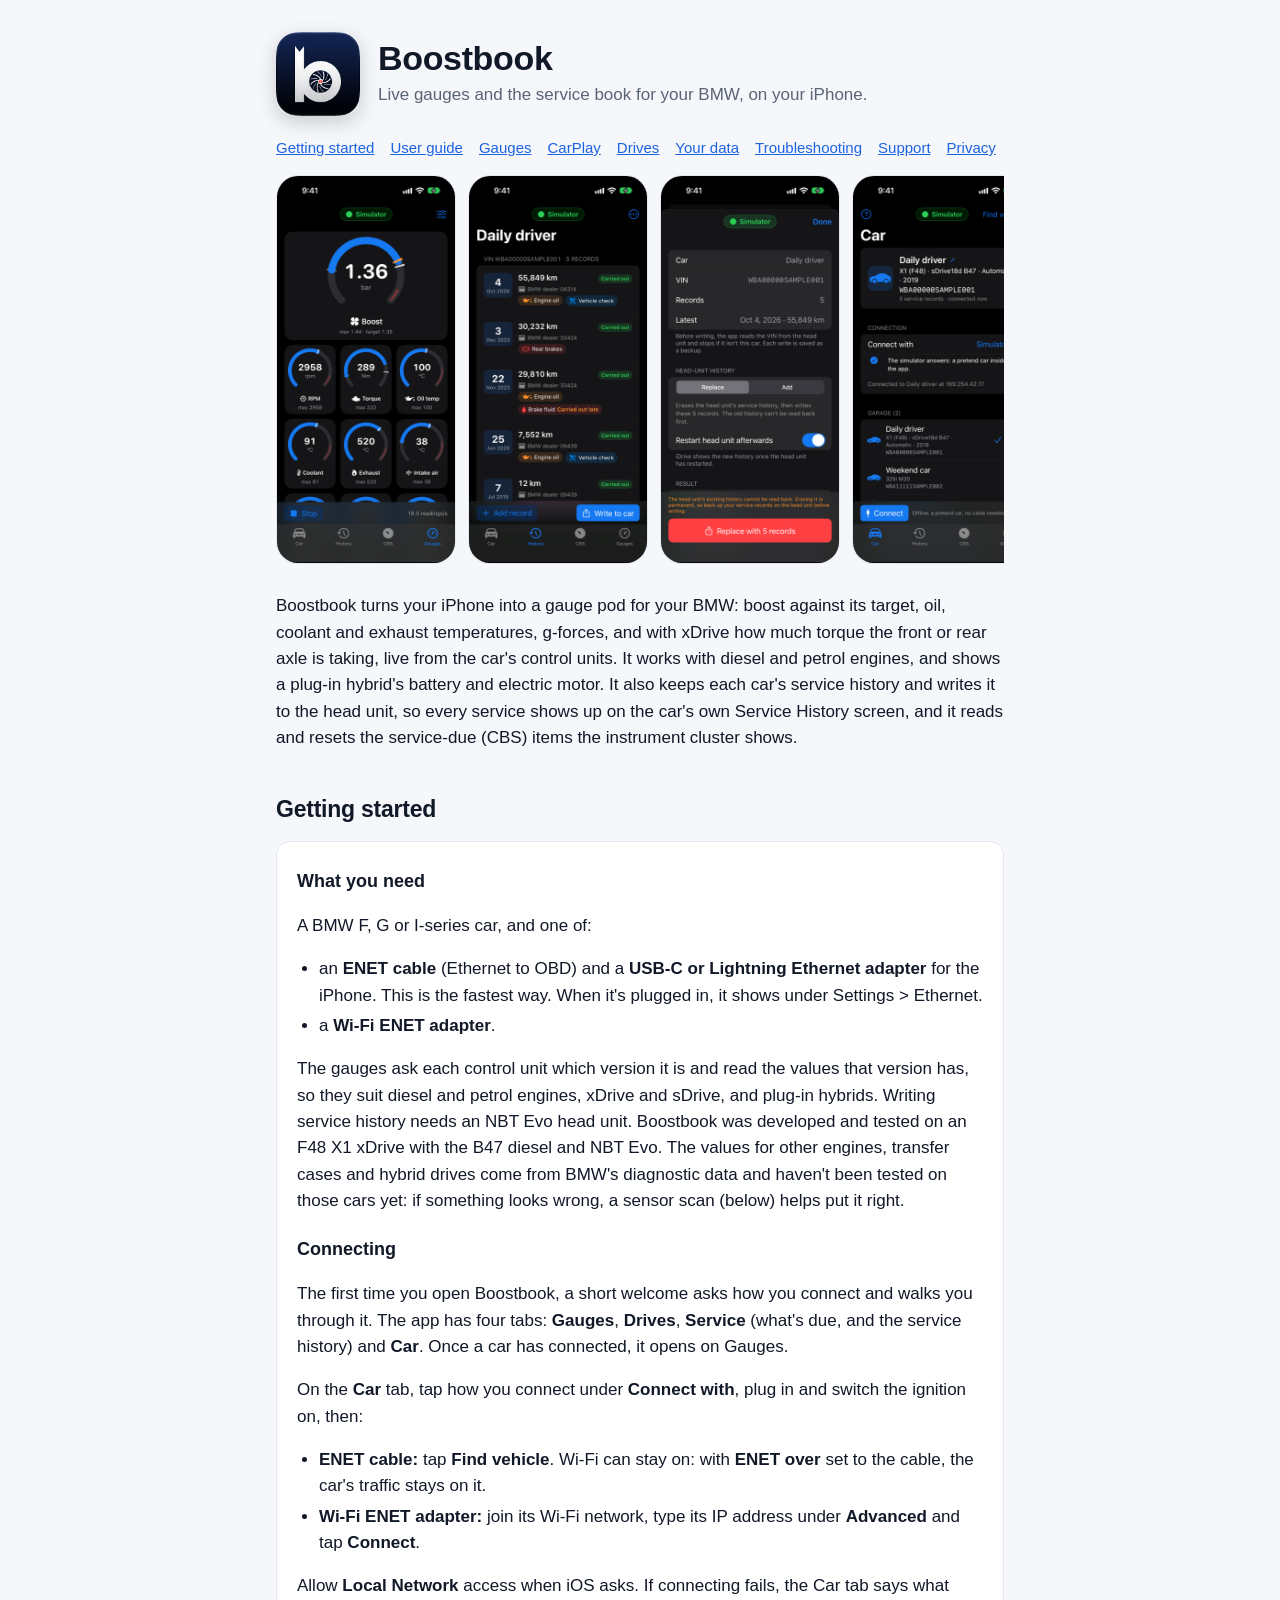
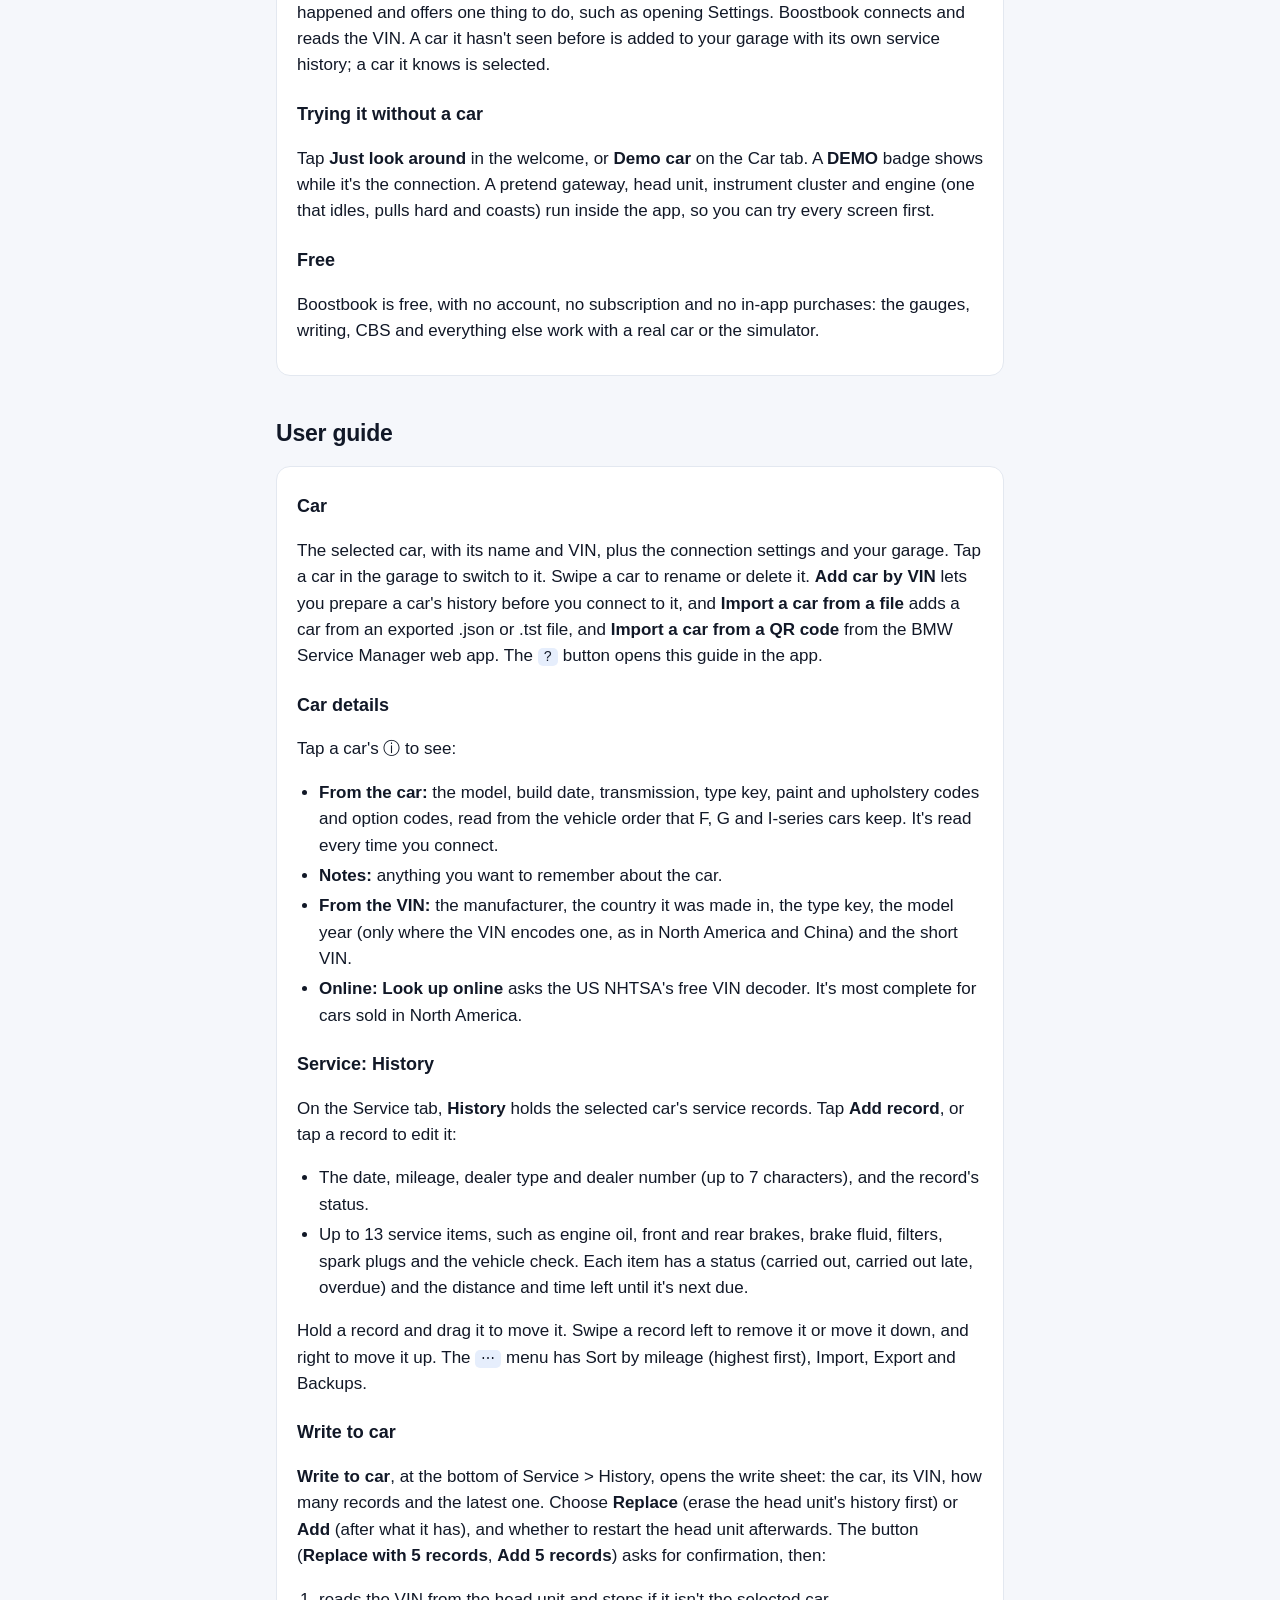
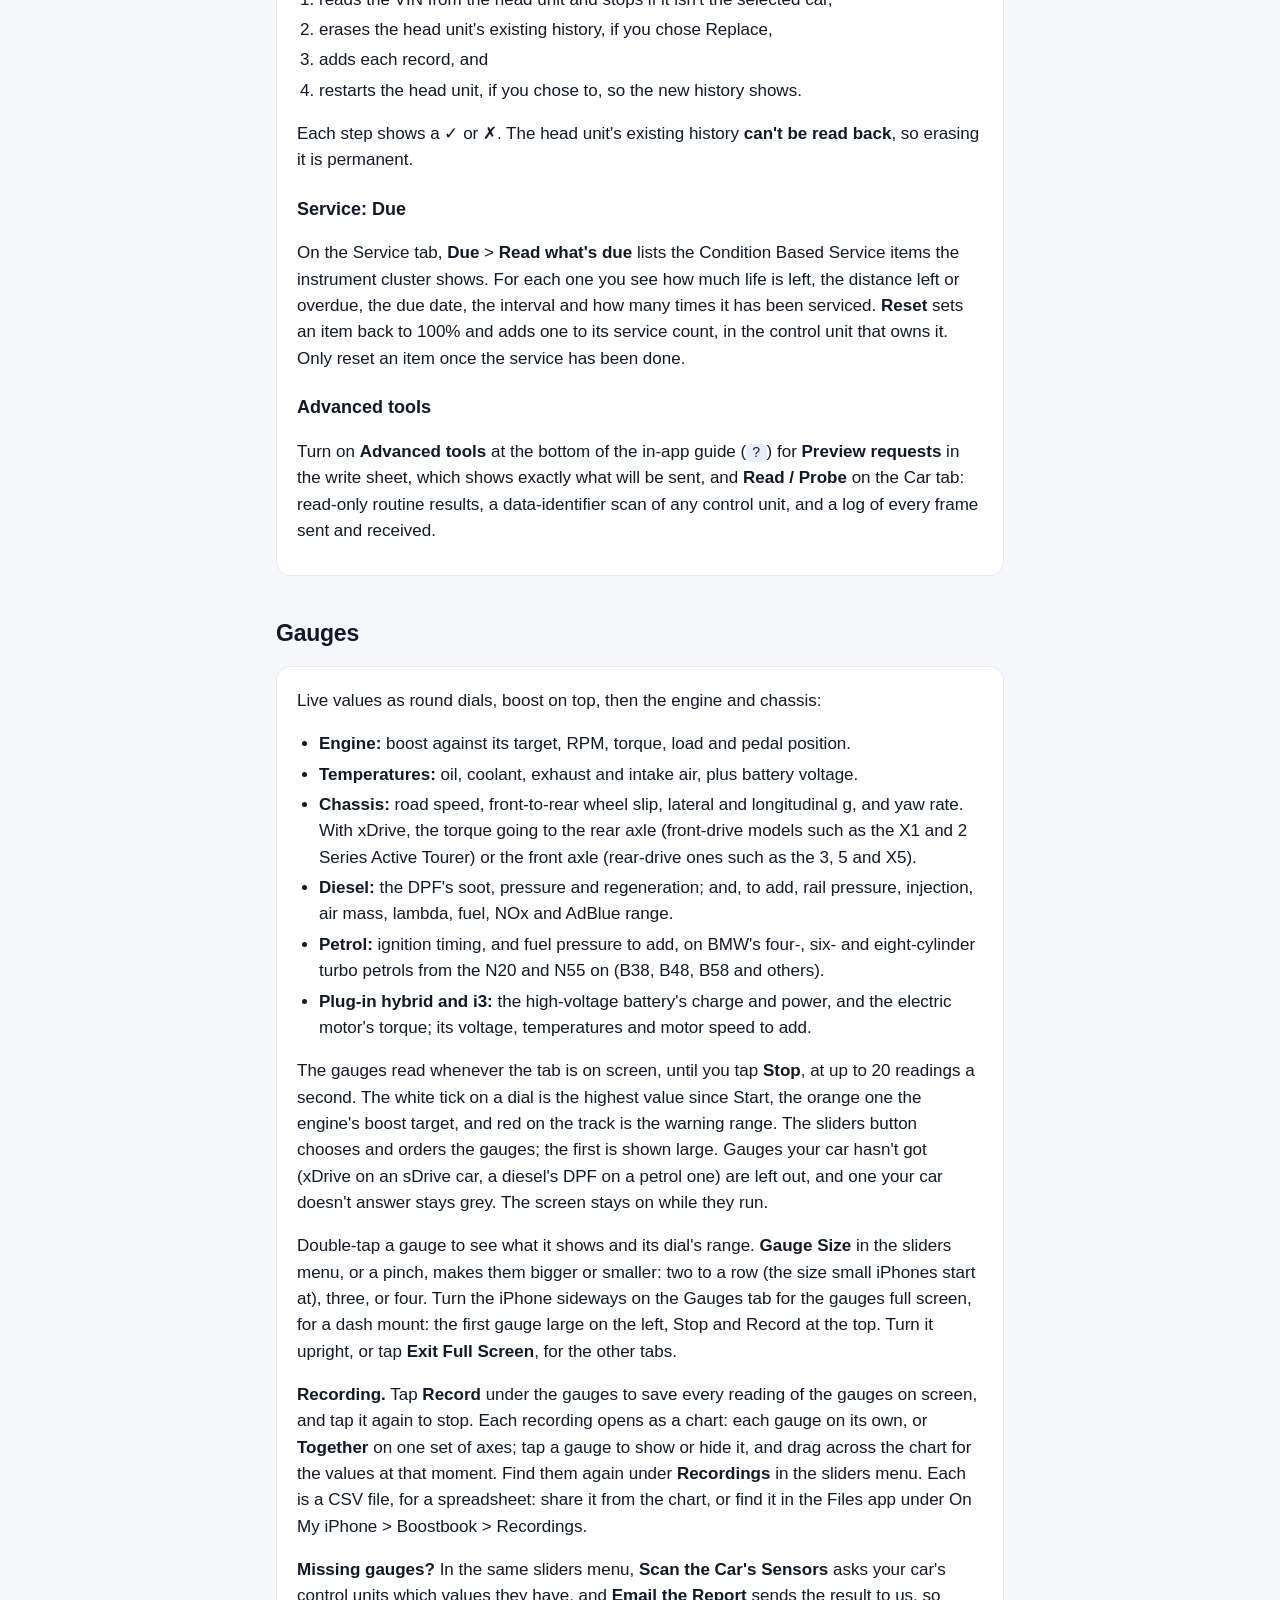
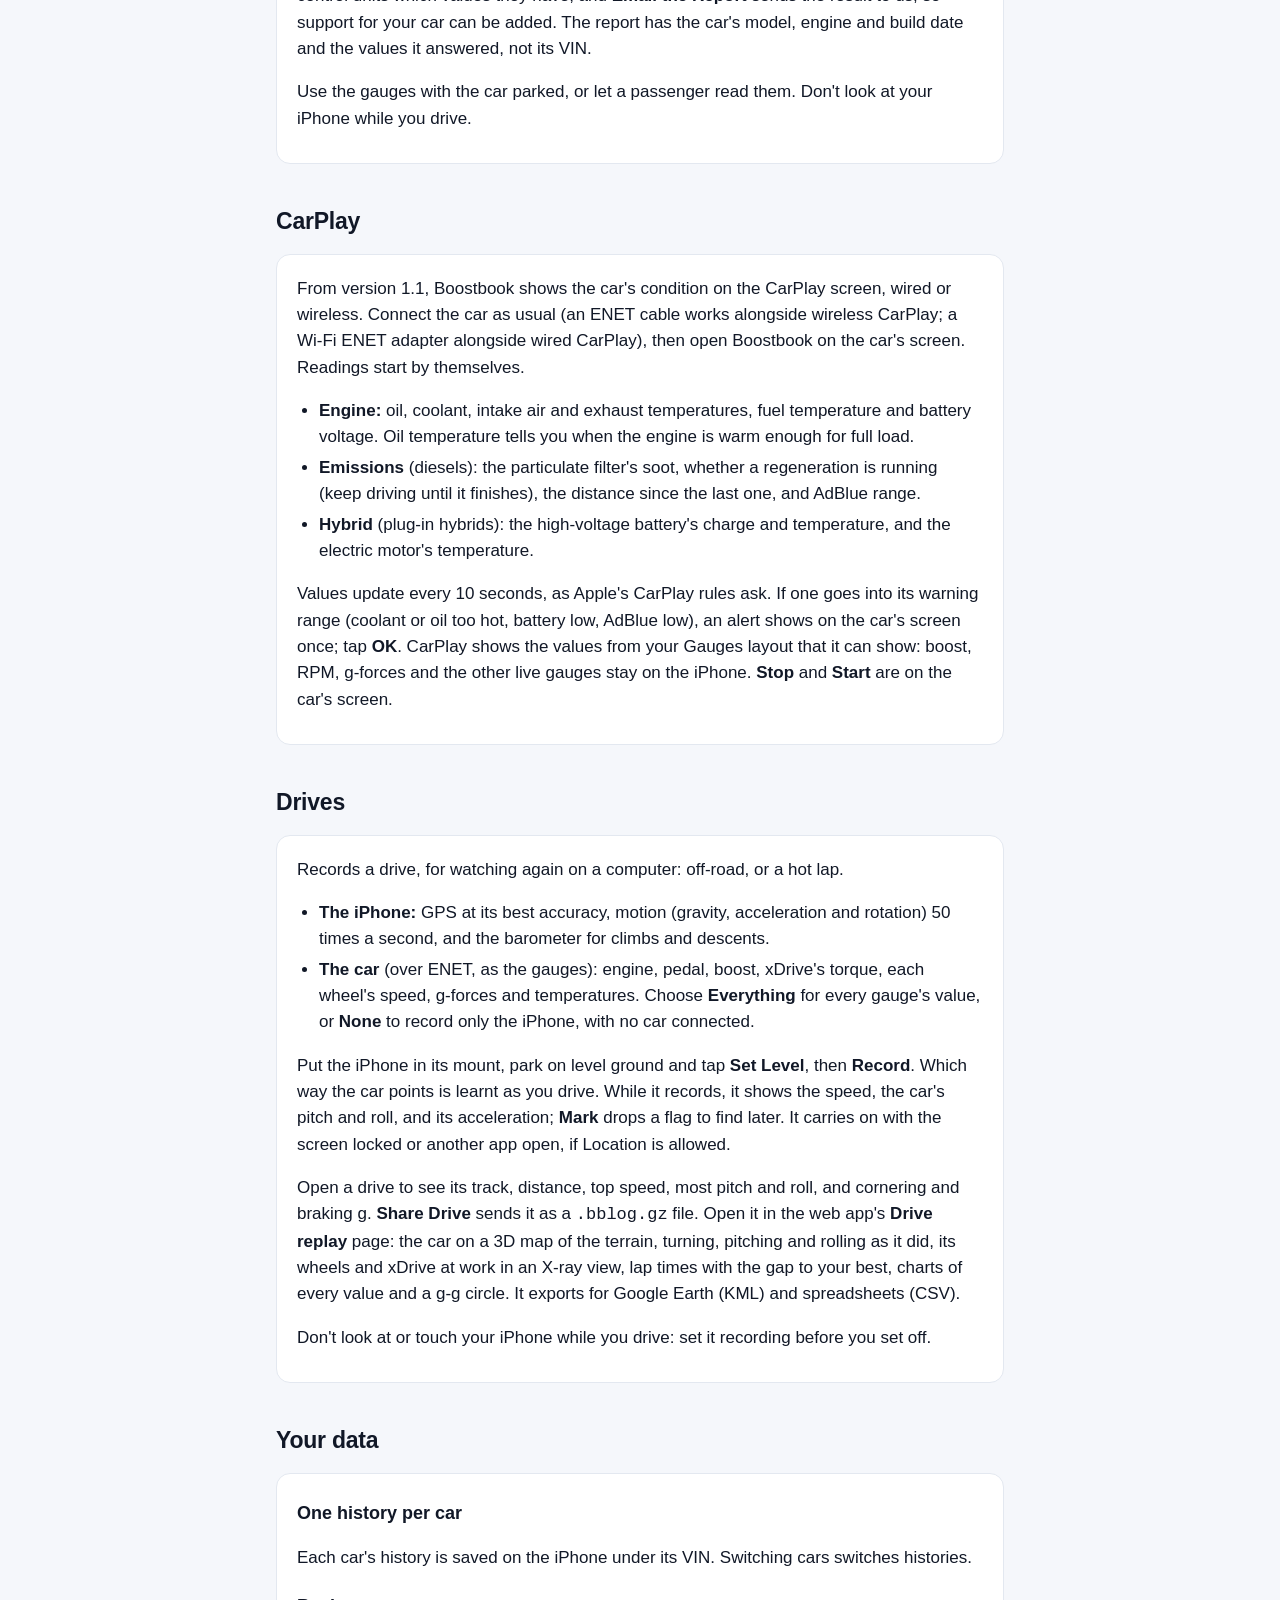
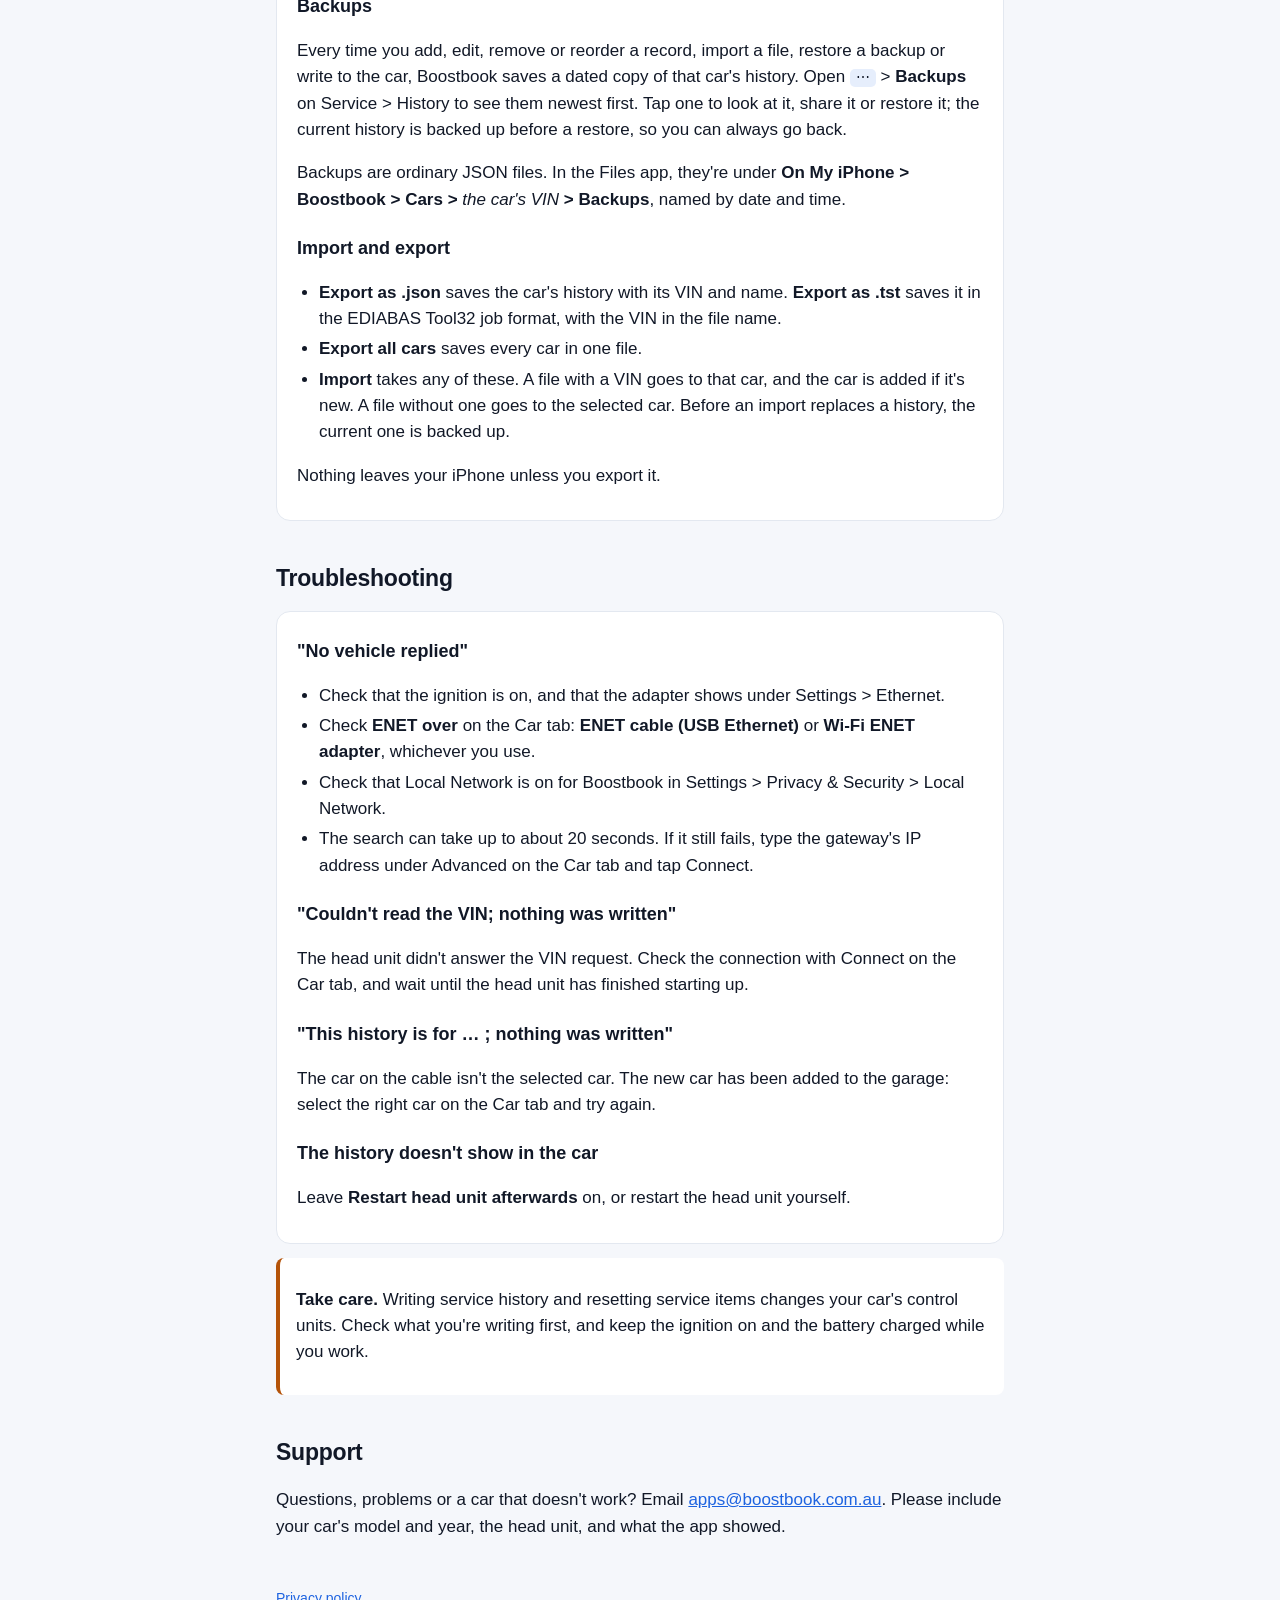
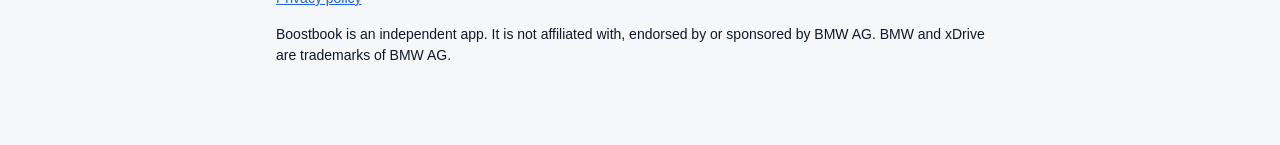
<file: index.html>
<!doctype html>
<html lang="en">
<head>
<meta charset="utf-8">
<meta name="viewport" content="width=device-width, initial-scale=1">
<title>Boostbook: user guide and support</title>
<meta name="description" content="Boostbook shows live boost, temperatures and xDrive torque from your BMW, diesel, petrol or hybrid, keeps its service history and writes it to the head unit over ENET.">
<link rel="icon" href="img/icon.png">
<link rel="stylesheet" href="style.css">
</head>
<body>
<main>
<header>
  <img src="img/icon.png" alt="">
  <div>
    <h1>Boostbook</h1>
    <p class="tagline">Live gauges and the service book for your BMW, on your iPhone.</p>
  </div>
</header>

<nav>
  <a href="#start">Getting started</a>
  <a href="#guide">User guide</a>
  <a href="#gauges">Gauges</a>
  <a href="#carplay">CarPlay</a>
  <a href="#logger">Drives</a>
  <a href="#data">Your data</a>
  <a href="#trouble">Troubleshooting</a>
  <a href="#support">Support</a>
  <a href="privacy.html">Privacy</a>
</nav>

<div class="shots">
  <img src="img/gauges.png" alt="Live gauges: boost, RPM, torque and temperatures">
  <img src="img/history.png" alt="A car's service history">
  <img src="img/write.png" alt="Writing to the car after the VIN check">
  <img src="img/car.png" alt="The car and the garage">
  <img src="img/backups.png" alt="Backups, newest first">
  <img src="img/cbs.png" alt="Service due items">
  <img src="img/editor.png" alt="Editing a record">
</div>

<p>Boostbook turns your iPhone into a gauge pod for your BMW: boost against its target, oil, coolant and exhaust temperatures, g-forces, and with xDrive how much torque the front or rear axle is taking, live from the car's control units. It works with diesel and petrol engines, and shows a plug-in hybrid's battery and electric motor. It also keeps each car's service history and writes it to the head unit, so every service shows up on the car's own Service History screen, and it reads and resets the service-due (CBS) items the instrument cluster shows.</p>

<h2 id="start">Getting started</h2>
<div class="card">
<h3>What you need</h3>
<p>A BMW F, G or I-series car, and one of:</p>
<ul>
  <li>an <strong>ENET cable</strong> (Ethernet to OBD) and a <strong>USB-C or Lightning Ethernet adapter</strong> for the iPhone. This is the fastest way. When it's plugged in, it shows under Settings &gt; Ethernet.</li>
  <li>a <strong>Wi-Fi ENET adapter</strong>.</li>
</ul>
<p>The gauges ask each control unit which version it is and read the values that version has, so they suit diesel and petrol engines, xDrive and sDrive, and plug-in hybrids. Writing service history needs an NBT Evo head unit. Boostbook was developed and tested on an F48 X1 xDrive with the B47 diesel and NBT Evo. The values for other engines, transfer cases and hybrid drives come from BMW's diagnostic data and haven't been tested on those cars yet: if something looks wrong, a sensor scan (below) helps put it right.</p>
<h3>Connecting</h3>
<p>The first time you open Boostbook, a short welcome asks how you connect and walks you through it. The app has four tabs: <strong>Gauges</strong>, <strong>Drives</strong>, <strong>Service</strong> (what's due, and the service history) and <strong>Car</strong>. Once a car has connected, it opens on Gauges.</p>
<p>On the <strong>Car</strong> tab, tap how you connect under <strong>Connect with</strong>, plug in and switch the ignition on, then:</p>
<ul>
  <li><strong>ENET cable:</strong> tap <strong>Find vehicle</strong>. Wi-Fi can stay on: with <strong>ENET over</strong> set to the cable, the car's traffic stays on it.</li>
  <li><strong>Wi-Fi ENET adapter:</strong> join its Wi-Fi network, type its IP address under <strong>Advanced</strong> and tap <strong>Connect</strong>.</li>
</ul>
<p>Allow <strong>Local Network</strong> access when iOS asks. If connecting fails, the Car tab says what happened and offers one thing to do, such as opening Settings. Boostbook connects and reads the VIN. A car it hasn't seen before is added to your garage with its own service history; a car it knows is selected.</p>
<h3>Trying it without a car</h3>
<p>Tap <strong>Just look around</strong> in the welcome, or <strong>Demo car</strong> on the Car tab. A <strong>DEMO</strong> badge shows while it's the connection. A pretend gateway, head unit, instrument cluster and engine (one that idles, pulls hard and coasts) run inside the app, so you can try every screen first.</p>
<h3>Free</h3>
<p>Boostbook is free, with no account, no subscription and no in-app purchases: the gauges, writing, CBS and everything else work with a real car or the simulator.</p>
</div>

<h2 id="guide">User guide</h2>
<div class="card">
<h3>Car</h3>
<p>The selected car, with its name and VIN, plus the connection settings and your garage. Tap a car in the garage to switch to it. Swipe a car to rename or delete it. <strong>Add car by VIN</strong> lets you prepare a car's history before you connect to it, and <strong>Import a car from a file</strong> adds a car from an exported .json or .tst file, and <strong>Import a car from a QR code</strong> from the BMW Service Manager web app. The <kbd>?</kbd> button opens this guide in the app.</p>
<h3>Car details</h3>
<p>Tap a car's ⓘ to see:</p>
<ul>
  <li><strong>From the car:</strong> the model, build date, transmission, type key, paint and upholstery codes and option codes, read from the vehicle order that F, G and I-series cars keep. It's read every time you connect.</li>
  <li><strong>Notes:</strong> anything you want to remember about the car.</li>
  <li><strong>From the VIN:</strong> the manufacturer, the country it was made in, the type key, the model year (only where the VIN encodes one, as in North America and China) and the short VIN.</li>
  <li><strong>Online:</strong> <strong>Look up online</strong> asks the US NHTSA's free VIN decoder. It's most complete for cars sold in North America.</li>
</ul>
<h3>Service: History</h3>
<p>On the Service tab, <strong>History</strong> holds the selected car's service records. Tap <strong>Add record</strong>, or tap a record to edit it:</p>
<ul>
  <li>The date, mileage, dealer type and dealer number (up to 7 characters), and the record's status.</li>
  <li>Up to 13 service items, such as engine oil, front and rear brakes, brake fluid, filters, spark plugs and the vehicle check. Each item has a status (carried out, carried out late, overdue) and the distance and time left until it's next due.</li>
</ul>
<p>Hold a record and drag it to move it. Swipe a record left to remove it or move it down, and right to move it up. The <kbd>⋯</kbd> menu has Sort by mileage (highest first), Import, Export and Backups.</p>
<h3>Write to car</h3>
<p><strong>Write to car</strong>, at the bottom of Service &gt; History, opens the write sheet: the car, its VIN, how many records and the latest one. Choose <strong>Replace</strong> (erase the head unit's history first) or <strong>Add</strong> (after what it has), and whether to restart the head unit afterwards. The button (<strong>Replace with 5 records</strong>, <strong>Add 5 records</strong>) asks for confirmation, then:</p>
<ol>
  <li>reads the VIN from the head unit and stops if it isn't the selected car,</li>
  <li>erases the head unit's existing history, if you chose Replace,</li>
  <li>adds each record, and</li>
  <li>restarts the head unit, if you chose to, so the new history shows.</li>
</ol>
<p>Each step shows a ✓ or ✗. The head unit's existing history <strong>can't be read back</strong>, so erasing it is permanent.</p>
<h3>Service: Due</h3>
<p>On the Service tab, <strong>Due</strong> &gt; <strong>Read what's due</strong> lists the Condition Based Service items the instrument cluster shows. For each one you see how much life is left, the distance left or overdue, the due date, the interval and how many times it has been serviced. <strong>Reset</strong> sets an item back to 100% and adds one to its service count, in the control unit that owns it. Only reset an item once the service has been done.</p>
<h3>Advanced tools</h3>
<p>Turn on <strong>Advanced tools</strong> at the bottom of the in-app guide (<kbd>?</kbd>) for <strong>Preview requests</strong> in the write sheet, which shows exactly what will be sent, and <strong>Read / Probe</strong> on the Car tab: read-only routine results, a data-identifier scan of any control unit, and a log of every frame sent and received.</p>
</div>

<h2 id="gauges">Gauges</h2>
<div class="card">
<p>Live values as round dials, boost on top, then the engine and chassis:</p>
<ul>
  <li><strong>Engine:</strong> boost against its target, RPM, torque, load and pedal position.</li>
  <li><strong>Temperatures:</strong> oil, coolant, exhaust and intake air, plus battery voltage.</li>
  <li><strong>Chassis:</strong> road speed, front-to-rear wheel slip, lateral and longitudinal g, and yaw rate. With xDrive, the torque going to the rear axle (front-drive models such as the X1 and 2 Series Active Tourer) or the front axle (rear-drive ones such as the 3, 5 and X5).</li>
  <li><strong>Diesel:</strong> the DPF's soot, pressure and regeneration; and, to add, rail pressure, injection, air mass, lambda, fuel, NOx and AdBlue range.</li>
  <li><strong>Petrol:</strong> ignition timing, and fuel pressure to add, on BMW's four-, six- and eight-cylinder turbo petrols from the N20 and N55 on (B38, B48, B58 and others).</li>
  <li><strong>Plug-in hybrid and i3:</strong> the high-voltage battery's charge and power, and the electric motor's torque; its voltage, temperatures and motor speed to add.</li>
</ul>
<p>The gauges read whenever the tab is on screen, until you tap <strong>Stop</strong>, at up to 20 readings a second. The white tick on a dial is the highest value since Start, the orange one the engine's boost target, and red on the track is the warning range. The sliders button chooses and orders the gauges; the first is shown large. Gauges your car hasn't got (xDrive on an sDrive car, a diesel's DPF on a petrol one) are left out, and one your car doesn't answer stays grey. The screen stays on while they run.</p>
<p>Double-tap a gauge to see what it shows and its dial's range. <strong>Gauge Size</strong> in the sliders menu, or a pinch, makes them bigger or smaller: two to a row (the size small iPhones start at), three, or four. Turn the iPhone sideways on the Gauges tab for the gauges full screen, for a dash mount: the first gauge large on the left, Stop and Record at the top. Turn it upright, or tap <strong>Exit Full Screen</strong>, for the other tabs.</p>
<p><strong>Recording.</strong> Tap <strong>Record</strong> under the gauges to save every reading of the gauges on screen, and tap it again to stop. Each recording opens as a chart: each gauge on its own, or <strong>Together</strong> on one set of axes; tap a gauge to show or hide it, and drag across the chart for the values at that moment. Find them again under <strong>Recordings</strong> in the sliders menu. Each is a CSV file, for a spreadsheet: share it from the chart, or find it in the Files app under On My iPhone &gt; Boostbook &gt; Recordings.</p>
<p><strong>Missing gauges?</strong> In the same sliders menu, <strong>Scan the Car's Sensors</strong> asks your car's control units which values they have, and <strong>Email the Report</strong> sends the result to us, so support for your car can be added. The report has the car's model, engine and build date and the values it answered, not its VIN.</p>
<p>Use the gauges with the car parked, or let a passenger read them. Don't look at your iPhone while you drive.</p>
</div>

<h2 id="carplay">CarPlay</h2>
<div class="card">
<p>From version 1.1, Boostbook shows the car's condition on the CarPlay screen, wired or wireless. Connect the car as usual (an ENET cable works alongside wireless CarPlay; a Wi-Fi ENET adapter alongside wired CarPlay), then open Boostbook on the car's screen. Readings start by themselves.</p>
<ul>
<li><strong>Engine:</strong> oil, coolant, intake air and exhaust temperatures, fuel temperature and battery voltage. Oil temperature tells you when the engine is warm enough for full load.</li>
<li><strong>Emissions</strong> (diesels): the particulate filter's soot, whether a regeneration is running (keep driving until it finishes), the distance since the last one, and AdBlue range.</li>
<li><strong>Hybrid</strong> (plug-in hybrids): the high-voltage battery's charge and temperature, and the electric motor's temperature.</li>
</ul>
<p>Values update every 10 seconds, as Apple's CarPlay rules ask. If one goes into its warning range (coolant or oil too hot, battery low, AdBlue low), an alert shows on the car's screen once; tap <strong>OK</strong>. CarPlay shows the values from your Gauges layout that it can show: boost, RPM, g-forces and the other live gauges stay on the iPhone. <strong>Stop</strong> and <strong>Start</strong> are on the car's screen.</p>
</div>

<h2 id="logger">Drives</h2>
<div class="card">
<p>Records a drive, for watching again on a computer: off-road, or a hot lap.</p>
<ul>
  <li><strong>The iPhone:</strong> GPS at its best accuracy, motion (gravity, acceleration and rotation) 50 times a second, and the barometer for climbs and descents.</li>
  <li><strong>The car</strong> (over ENET, as the gauges): engine, pedal, boost, xDrive's torque, each wheel's speed, g-forces and temperatures. Choose <strong>Everything</strong> for every gauge's value, or <strong>None</strong> to record only the iPhone, with no car connected.</li>
</ul>
<p>Put the iPhone in its mount, park on level ground and tap <strong>Set Level</strong>, then <strong>Record</strong>. Which way the car points is learnt as you drive. While it records, it shows the speed, the car's pitch and roll, and its acceleration; <strong>Mark</strong> drops a flag to find later. It carries on with the screen locked or another app open, if Location is allowed.</p>
<p>Open a drive to see its track, distance, top speed, most pitch and roll, and cornering and braking g. <strong>Share Drive</strong> sends it as a <code>.bblog.gz</code> file. Open it in the web app's <strong>Drive replay</strong> page: the car on a 3D map of the terrain, turning, pitching and rolling as it did, its wheels and xDrive at work in an X-ray view, lap times with the gap to your best, charts of every value and a g-g circle. It exports for Google Earth (KML) and spreadsheets (CSV).</p>
<p>Don't look at or touch your iPhone while you drive: set it recording before you set off.</p>
</div>

<h2 id="data">Your data</h2>
<div class="card">
<h3>One history per car</h3>
<p>Each car's history is saved on the iPhone under its VIN. Switching cars switches histories.</p>
<h3>Backups</h3>
<p>Every time you add, edit, remove or reorder a record, import a file, restore a backup or write to the car, Boostbook saves a dated copy of that car's history. Open <kbd>⋯</kbd> &gt; <strong>Backups</strong> on Service &gt; History to see them newest first. Tap one to look at it, share it or restore it; the current history is backed up before a restore, so you can always go back.</p>
<p>Backups are ordinary JSON files. In the Files app, they're under <strong>On My iPhone &gt; Boostbook &gt; Cars &gt;</strong> <em>the car's VIN</em> <strong>&gt; Backups</strong>, named by date and time.</p>
<h3>Import and export</h3>
<ul>
  <li><strong>Export as .json</strong> saves the car's history with its VIN and name. <strong>Export as .tst</strong> saves it in the EDIABAS Tool32 job format, with the VIN in the file name.</li>
  <li><strong>Export all cars</strong> saves every car in one file.</li>
  <li><strong>Import</strong> takes any of these. A file with a VIN goes to that car, and the car is added if it's new. A file without one goes to the selected car. Before an import replaces a history, the current one is backed up.</li>
</ul>
<p>Nothing leaves your iPhone unless you export it.</p>
</div>

<h2 id="trouble">Troubleshooting</h2>
<div class="card">
<h3>"No vehicle replied"</h3>
<ul>
  <li>Check that the ignition is on, and that the adapter shows under Settings &gt; Ethernet.</li>
  <li>Check <strong>ENET over</strong> on the Car tab: <strong>ENET cable (USB Ethernet)</strong> or <strong>Wi-Fi ENET adapter</strong>, whichever you use.</li>
  <li>Check that Local Network is on for Boostbook in Settings &gt; Privacy &amp; Security &gt; Local Network.</li>
  <li>The search can take up to about 20 seconds. If it still fails, type the gateway's IP address under Advanced on the Car tab and tap Connect.</li>
</ul>
<h3>"Couldn't read the VIN; nothing was written"</h3>
<p>The head unit didn't answer the VIN request. Check the connection with Connect on the Car tab, and wait until the head unit has finished starting up.</p>
<h3>"This history is for … ; nothing was written"</h3>
<p>The car on the cable isn't the selected car. The new car has been added to the garage: select the right car on the Car tab and try again.</p>
<h3>The history doesn't show in the car</h3>
<p>Leave <strong>Restart head unit afterwards</strong> on, or restart the head unit yourself.</p>
</div>

<div class="note">
<p><strong>Take care.</strong> Writing service history and resetting service items changes your car's control units. Check what you're writing first, and keep the ignition on and the battery charged while you work.</p>
</div>

<h2 id="support">Support</h2>
<p>Questions, problems or a car that doesn't work? Email <a href="mailto:apps@boostbook.com.au">apps@boostbook.com.au</a>. Please include your car's model and year, the head unit, and what the app showed.</p>

<footer>
  <p><a href="privacy.html">Privacy policy</a></p>
  <p>Boostbook is an independent app. It is not affiliated with, endorsed by or sponsored by BMW AG. BMW and xDrive are trademarks of BMW AG.</p>
</footer>
</main>
</body>
</html>
</file>
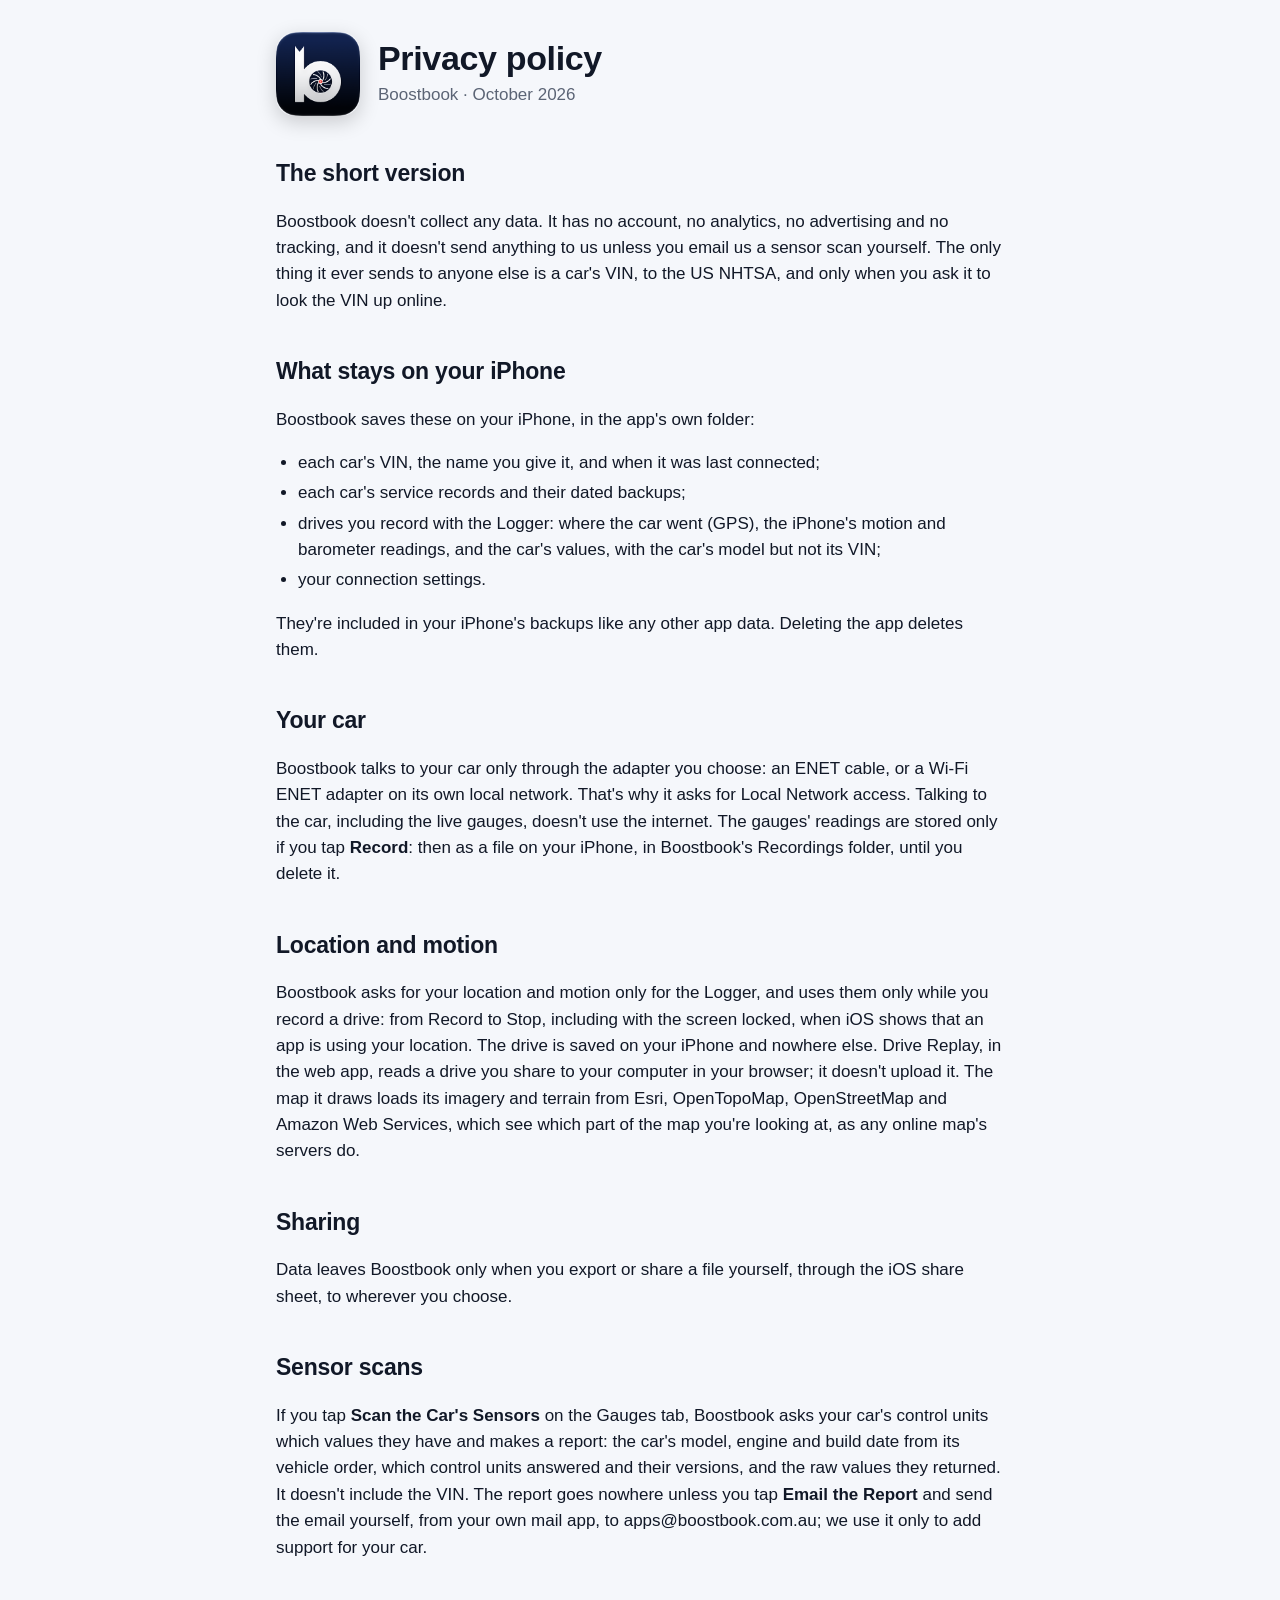
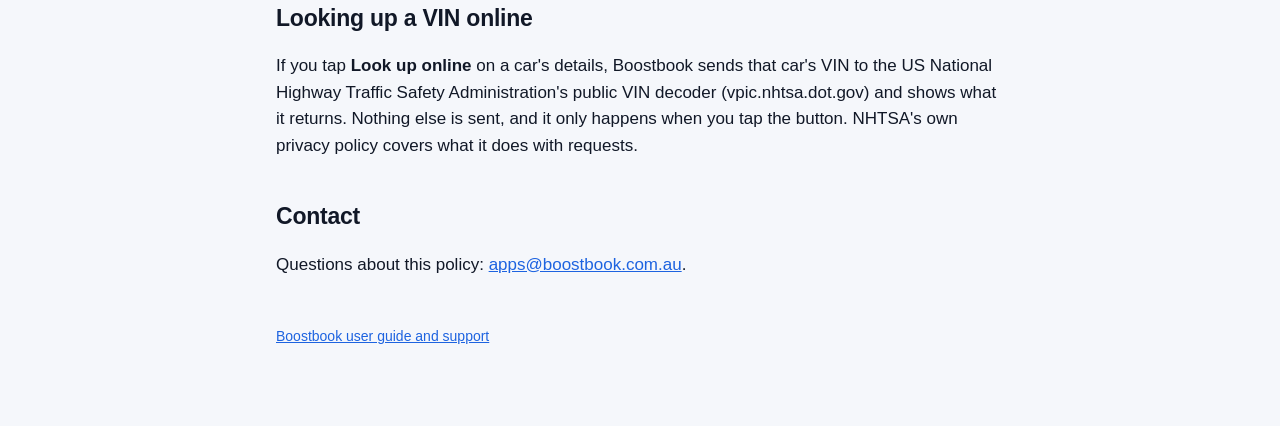
<file: privacy.html>
<!doctype html>
<html lang="en">
<head>
<meta charset="utf-8">
<meta name="viewport" content="width=device-width, initial-scale=1">
<title>Boostbook privacy policy</title>
<link rel="icon" href="img/icon.png">
<link rel="stylesheet" href="style.css">
</head>
<body>
<main>
<header>
  <img src="img/icon.png" alt="">
  <div>
    <h1>Privacy policy</h1>
    <p class="tagline">Boostbook · October 2026</p>
  </div>
</header>

<h2>The short version</h2>
<p>Boostbook doesn't collect any data. It has no account, no analytics, no advertising and no tracking, and it doesn't send anything to us unless you email us a sensor scan yourself. The only thing it ever sends to anyone else is a car's VIN, to the US NHTSA, and only when you ask it to look the VIN up online.</p>

<h2>What stays on your iPhone</h2>
<p>Boostbook saves these on your iPhone, in the app's own folder:</p>
<ul>
  <li>each car's VIN, the name you give it, and when it was last connected;</li>
  <li>each car's service records and their dated backups;</li>
  <li>drives you record with the Logger: where the car went (GPS), the iPhone's motion and barometer readings, and the car's values, with the car's model but not its VIN;</li>
  <li>your connection settings.</li>
</ul>
<p>They're included in your iPhone's backups like any other app data. Deleting the app deletes them.</p>

<h2>Your car</h2>
<p>Boostbook talks to your car only through the adapter you choose: an ENET cable, or a Wi-Fi ENET adapter on its own local network. That's why it asks for Local Network access. Talking to the car, including the live gauges, doesn't use the internet. The gauges' readings are stored only if you tap <strong>Record</strong>: then as a file on your iPhone, in Boostbook's Recordings folder, until you delete it.</p>

<h2>Location and motion</h2>
<p>Boostbook asks for your location and motion only for the Logger, and uses them only while you record a drive: from Record to Stop, including with the screen locked, when iOS shows that an app is using your location. The drive is saved on your iPhone and nowhere else. Drive Replay, in the web app, reads a drive you share to your computer in your browser; it doesn't upload it. The map it draws loads its imagery and terrain from Esri, OpenTopoMap, OpenStreetMap and Amazon Web Services, which see which part of the map you're looking at, as any online map's servers do.</p>

<h2>Sharing</h2>
<p>Data leaves Boostbook only when you export or share a file yourself, through the iOS share sheet, to wherever you choose.</p>

<h2>Sensor scans</h2>
<p>If you tap <strong>Scan the Car's Sensors</strong> on the Gauges tab, Boostbook asks your car's control units which values they have and makes a report: the car's model, engine and build date from its vehicle order, which control units answered and their versions, and the raw values they returned. It doesn't include the VIN. The report goes nowhere unless you tap <strong>Email the Report</strong> and send the email yourself, from your own mail app, to apps@boostbook.com.au; we use it only to add support for your car.</p>

<h2>Looking up a VIN online</h2>
<p>If you tap <strong>Look up online</strong> on a car's details, Boostbook sends that car's VIN to the US National Highway Traffic Safety Administration's public VIN decoder (vpic.nhtsa.dot.gov) and shows what it returns. Nothing else is sent, and it only happens when you tap the button. NHTSA's own privacy policy covers what it does with requests.</p>

<h2>Contact</h2>
<p>Questions about this policy: <a href="mailto:apps@boostbook.com.au">apps@boostbook.com.au</a>.</p>

<footer><p><a href="index.html">Boostbook user guide and support</a></p></footer>
</main>
</body>
</html>
</file>
<file: style.css>
:root {
  --bg: #f5f7fb; --card: #ffffff; --text: #111827; --muted: #5b6475; --line: #e3e8f0;
  --tint: #1d63e0; --tint-soft: #e6eefc; --warn: #b45309;
  color-scheme: light dark;
}
@media (prefers-color-scheme: dark) {
  :root { --bg: #0b1120; --card: #141b2d; --text: #eef2f8; --muted: #9aa5b8; --line: #243049;
          --tint: #5b9bff; --tint-soft: #1a2a4a; --warn: #f59e0b; }
}
* { box-sizing: border-box; }
body { margin: 0; background: var(--bg); color: var(--text);
       font: 17px/1.55 -apple-system, BlinkMacSystemFont, "Segoe UI", Roboto, Helvetica, Arial, sans-serif; }
main { max-width: 760px; margin: 0 auto; padding: 32px 16px 64px; }
header { display: flex; gap: 18px; align-items: center; margin-bottom: 8px; }
header img { width: 84px; height: 84px; border-radius: 19px; box-shadow: 0 6px 20px rgb(0 0 0 / 0.18); }
h1 { font-size: 34px; line-height: 1.15; margin: 0; letter-spacing: -0.01em; }
.tagline { margin: 4px 0 0; color: var(--muted); }
h2 { font-size: 23px; margin: 40px 0 10px; letter-spacing: -0.01em; }
h3 { font-size: 18px; margin: 22px 0 4px; }
p, li { color: var(--text); }
.muted, small { color: var(--muted); }
a { color: var(--tint); }
nav { display: flex; flex-wrap: wrap; gap: 8px 16px; margin: 20px 0 8px; font-size: 15px; }
.shots { display: flex; gap: 12px; overflow-x: auto; padding: 8px 0 12px; scroll-snap-type: x mandatory; }
.shots img { width: 180px; flex: none; border-radius: 22px; border: 1px solid var(--line); scroll-snap-align: start; }
.card { background: var(--card); border: 1px solid var(--line); border-radius: 14px; padding: 4px 20px 14px; margin: 14px 0; }
.note { border-left: 4px solid var(--warn); background: var(--card); padding: 12px 16px; border-radius: 8px; }
ol, ul { padding-left: 22px; }
li { margin: 4px 0; }
kbd { font: 14px ui-monospace, SFMono-Regular, Menlo, monospace; background: var(--tint-soft); padding: 1px 6px; border-radius: 5px; }
footer { margin-top: 48px; font-size: 14px; color: var(--muted); }
</file>
